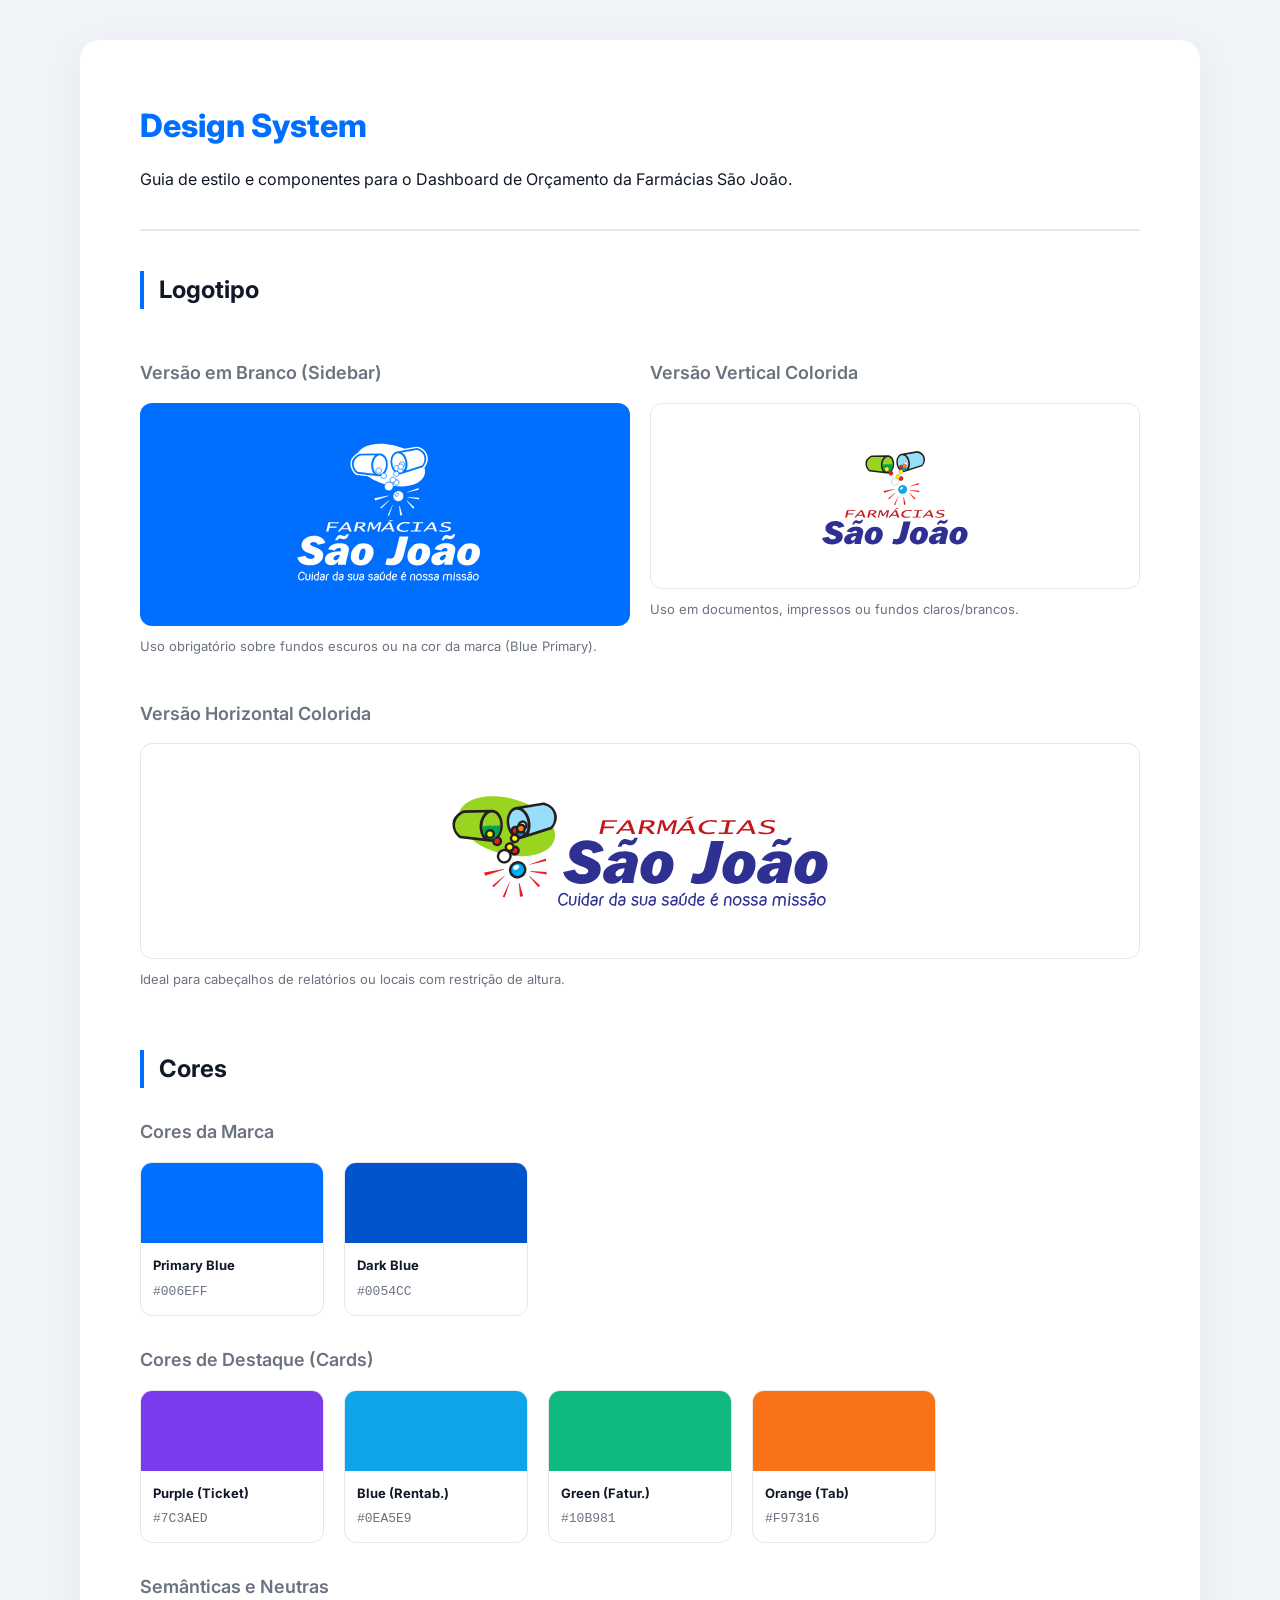
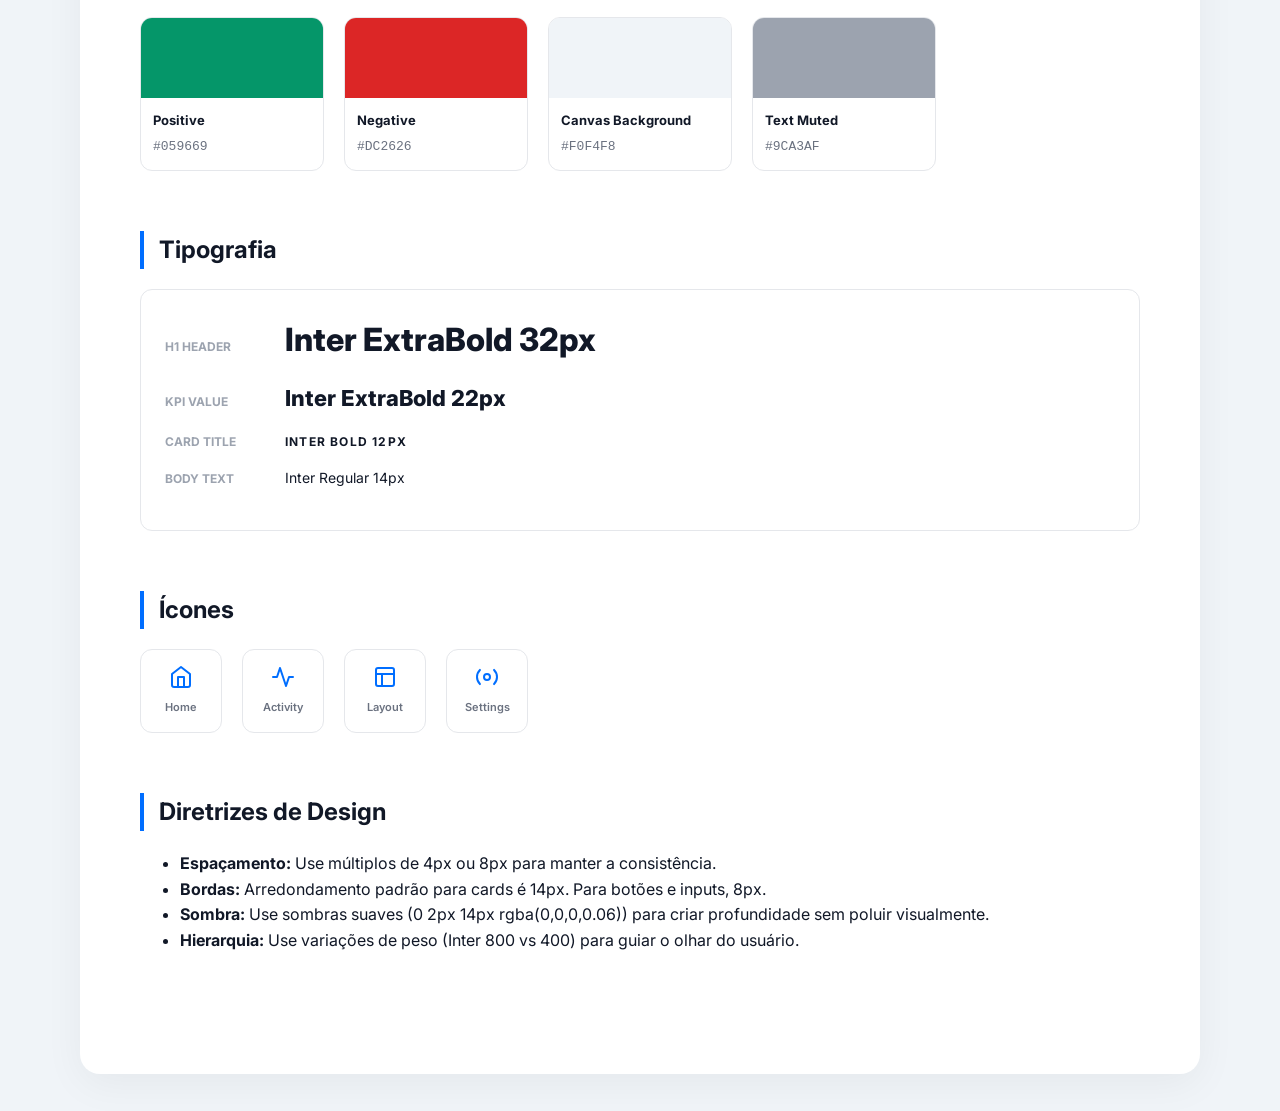
<file: dashboard/design_system.html>
<!DOCTYPE html>
<html lang="pt-BR">
<head>
  <meta charset="UTF-8" />
  <meta name="viewport" content="width=device-width, initial-scale=1.0" />
  <title>Design System — Farmácias São João</title>
  <link rel="preconnect" href="https://fonts.googleapis.com" />
  <link href="https://fonts.googleapis.com/css2?family=Inter:wght@300;400;500;600;700;800&display=swap" rel="stylesheet" />
  <style>
    :root {
      --blue: #006EFF;
      --blue-dark: #0054CC;
      --bg: #F0F4F8;
      --card-bg: #FFFFFF;
      --border: #E5E7EB;
      --text-1: #111827;
      --text-2: #6B7280;
      --text-3: #9CA3AF;
      --accent-purple: #7C3AED;
      --accent-blue: #0EA5E9;
      --accent-green: #10B981;
      --accent-orange: #F97316;
      --positive: #059669;
      --negative: #DC2626;
      font-family: 'Inter', sans-serif;
    }

    body {
      background-color: var(--bg);
      color: var(--text-1);
      margin: 0;
      padding: 40px;
      line-height: 1.6;
    }

    .container {
      max-width: 1000px;
      margin: 0 auto;
      background: white;
      padding: 60px;
      border-radius: 20px;
      box-shadow: 0 10px 40px rgba(0,0,0,0.05);
    }

    header {
      border-bottom: 2px solid var(--border);
      margin-bottom: 40px;
      padding-bottom: 20px;
    }

    h1 { font-size: 32px; font-weight: 800; margin: 0; color: var(--blue); }
    h2 { font-size: 24px; font-weight: 700; margin: 40px 0 20px; border-left: 4px solid var(--blue); padding-left: 15px; }
    h3 { font-size: 18px; font-weight: 600; margin: 30px 0 15px; color: var(--text-2); }

    .section { margin-bottom: 60px; }

    /* Colors */
    .color-grid {
      display: grid;
      grid-template-columns: repeat(auto-fill, minmax(180px, 1fr));
      gap: 20px;
    }
    .color-card {
      border: 1px solid var(--border);
      border-radius: 12px;
      overflow: hidden;
    }
    .color-swatch { height: 80px; }
    .color-info { padding: 12px; font-size: 13px; }
    .color-info b { display: block; margin-bottom: 4px; }
    .color-info span { font-family: monospace; color: var(--text-2); }

    /* Typography */
    .type-specimen { border: 1px solid var(--border); padding: 24px; border-radius: 12px; }
    .type-row { display: flex; align-items: baseline; gap: 20px; margin-bottom: 16px; }
    .type-label { min-width: 100px; font-size: 12px; font-weight: 700; color: var(--text-3); text-transform: uppercase; }

    /* Icons */
    .icon-grid {
      display: grid;
      grid-template-columns: repeat(auto-fill, minmax(80px, 1fr));
      gap: 20px;
    }
    .icon-box {
      display: flex;
      flex-direction: column;
      align-items: center;
      gap: 10px;
      padding: 15px;
      border: 1px solid var(--border);
      border-radius: 12px;
    }
    .icon-box svg { width: 24px; height: 24px; color: var(--blue); }
    .icon-name { font-size: 11px; font-weight: 600; color: var(--text-2); }

    /* Components */
    .component-preview {
      border: 1px solid var(--border);
      padding: 40px;
      border-radius: 12px;
      background: var(--bg);
      display: flex;
      flex-wrap: wrap;
      gap: 20px;
    }

    .btn-primary {
      background: var(--blue); color: white; border: none; padding: 12px 24px;
      border-radius: 8px; font-weight: 600; cursor: pointer;
    }
    .card-small {
      background: white; border: 1px solid var(--border); padding: 20px;
      border-radius: 14px; width: 200px; box-shadow: 0 2px 8px rgba(0,0,0,0.05);
    }

    /* Logo */
    .logo-container {
      background: var(--blue);
      padding: 40px;
      border-radius: 12px;
      display: flex;
      justify-content: center;
    }
    .logo-box {
        display: flex;
        flex-direction: column;
        align-items: center;
        gap: 8px;
    }
    .logo-star {
      width: 48px; height: 48px;
      background: rgba(255,255,255,0.2);
      border-radius: 12px;
      display: flex; align-items: center; justify-content: center;
    }
    .logo-star svg { width: 30px; height: 30px; fill: white; }
    .logo-txt-main { font-size: 16px; font-weight: 800; color: white; }
    .logo-txt-sub { font-size: 10px; font-weight: 400; color: rgba(255,255,255,0.7); text-transform: uppercase; }

  </style>
</head>
<body>

  <div class="container">
    <header>
      <h1>Design System</h1>
      <p>Guia de estilo e componentes para o Dashboard de Orçamento da Farmácias São João.</p>
    </header>

    <!-- LOGOTIPO -->
    <section class="section">
      <h2>Logotipo</h2>
      
      <div style="display: grid; grid-template-columns: 1fr 1fr; gap: 20px;">
        <div>
          <h3>Versão em Branco (Sidebar)</h3>
          <div class="logo-container" style="background: var(--blue); padding: 40px; border-radius: 12px; display: flex; justify-content: center;">
            <img src="Logotipo em branco.svg" style="max-width: 200px; height: auto;" alt="Logo Branco">
          </div>
          <p style="font-size: 13px; color: var(--text-2); margin-top: 10px;">Uso obrigatório sobre fundos escuros ou na cor da marca (Blue Primary).</p>
        </div>

        <div>
          <h3>Versão Vertical Colorida</h3>
          <div style="background: #fff; border: 1px solid var(--border); padding: 40px; border-radius: 12px; display: flex; justify-content: center;">
            <img src="Logotipo vertical Colorido.svg" style="max-width: 150px; height: auto;" alt="Logo Vertical Colorida">
          </div>
          <p style="font-size: 13px; color: var(--text-2); margin-top: 10px;">Uso em documentos, impressos ou fundos claros/brancos.</p>
        </div>
      </div>

      <div style="margin-top: 30px;">
        <h3>Versão Horizontal Colorida</h3>
        <div style="background: #fff; border: 1px solid var(--border); padding: 40px; border-radius: 12px; display: flex; justify-content: center;">
          <img src="Logotipo Horizontal Colorido.svg" style="max-width: 400px; height: auto;" alt="Logo Horizontal Colorida">
        </div>
        <p style="font-size: 13px; color: var(--text-2); margin-top: 10px;">Ideal para cabeçalhos de relatórios ou locais com restrição de altura.</p>
      </div>
    </section>

    <!-- CORES -->
    <section class="section">
      <h2>Cores</h2>
      
      <h3>Cores da Marca</h3>
      <div class="color-grid">
        <div class="color-card">
          <div class="color-swatch" style="background: var(--blue);"></div>
          <div class="color-info"><b>Primary Blue</b><span>#006EFF</span></div>
        </div>
        <div class="color-card">
          <div class="color-swatch" style="background: var(--blue-dark);"></div>
          <div class="color-info"><b>Dark Blue</b><span>#0054CC</span></div>
        </div>
      </div>

      <h3>Cores de Destaque (Cards)</h3>
      <div class="color-grid">
        <div class="color-card">
          <div class="color-swatch" style="background: var(--accent-purple);"></div>
          <div class="color-info"><b>Purple (Ticket)</b><span>#7C3AED</span></div>
        </div>
        <div class="color-card">
          <div class="color-swatch" style="background: var(--accent-blue);"></div>
          <div class="color-info"><b>Blue (Rentab.)</b><span>#0EA5E9</span></div>
        </div>
        <div class="color-card">
          <div class="color-swatch" style="background: var(--accent-green);"></div>
          <div class="color-info"><b>Green (Fatur.)</b><span>#10B981</span></div>
        </div>
        <div class="color-card">
          <div class="color-swatch" style="background: var(--accent-orange);"></div>
          <div class="color-info"><b>Orange (Tab)</b><span>#F97316</span></div>
        </div>
      </div>

      <h3>Semânticas e Neutras</h3>
      <div class="color-grid">
        <div class="color-card">
          <div class="color-swatch" style="background: var(--positive);"></div>
          <div class="color-info"><b>Positive</b><span>#059669</span></div>
        </div>
        <div class="color-card">
          <div class="color-swatch" style="background: var(--negative);"></div>
          <div class="color-info"><b>Negative</b><span>#DC2626</span></div>
        </div>
        <div class="color-card">
          <div class="color-swatch" style="background: var(--bg);"></div>
          <div class="color-info"><b>Canvas Background</b><span>#F0F4F8</span></div>
        </div>
        <div class="color-card">
          <div class="color-swatch" style="background: var(--text-3);"></div>
          <div class="color-info"><b>Text Muted</b><span>#9CA3AF</span></div>
        </div>
      </div>
    </section>

    <!-- TIPOGRAFIA -->
    <section class="section">
      <h2>Tipografia</h2>
      <div class="type-specimen">
        <div class="type-row">
          <span class="type-label">H1 Header</span>
          <span style="font-size: 32px; font-weight: 800;">Inter ExtraBold 32px</span>
        </div>
        <div class="type-row">
          <span class="type-label">KPI Value</span>
          <span style="font-size: 22px; font-weight: 800;">Inter ExtraBold 22px</span>
        </div>
        <div class="type-row">
          <span class="type-label">Card Title</span>
          <span style="font-size: 12px; font-weight: 700; text-transform: uppercase; letter-spacing: 0.1em;">Inter Bold 12px</span>
        </div>
        <div class="type-row">
          <span class="type-label">Body Text</span>
          <span style="font-size: 14px; font-weight: 400;">Inter Regular 14px</span>
        </div>
      </div>
    </section>

    <!-- ÍCONES -->
    <section class="section">
      <h2>Ícones</h2>
      <div class="icon-grid">
        <div class="icon-box">
          <svg viewBox="0 0 24 24" fill="none" stroke="currentColor" stroke-width="2" stroke-linecap="round" stroke-linejoin="round"><path d="M3 9l9-7 9 7v11a2 2 0 0 1-2 2H5a2 2 0 0 1-2-2z"/><polyline points="9 22 9 12 15 12 15 22"/></svg>
          <span class="icon-name">Home</span>
        </div>
        <div class="icon-box">
          <svg viewBox="0 0 24 24" fill="none" stroke="currentColor" stroke-width="2" stroke-linecap="round" stroke-linejoin="round"><polyline points="22 12 18 12 15 21 9 3 6 12 2 12"/></svg>
          <span class="icon-name">Activity</span>
        </div>
        <div class="icon-box">
          <svg viewBox="0 0 24 24" fill="none" stroke="currentColor" stroke-width="2" stroke-linecap="round" stroke-linejoin="round"><rect x="3" y="3" width="18" height="18" rx="2"/><line x1="3" y1="9" x2="21" y2="9"/><line x1="9" y1="21" x2="9" y2="9"/></svg>
          <span class="icon-name">Layout</span>
        </div>
        <div class="icon-box">
          <svg viewBox="0 0 24 24" fill="none" stroke="currentColor" stroke-width="2" stroke-linecap="round" stroke-linejoin="round"><circle cx="12" cy="12" r="3"/><path d="M19.07 4.93a10 10 0 0 1 0 14.14M4.93 4.93a10 10 0 0 0 0 14.14"/></svg>
          <span class="icon-name">Settings</span>
        </div>
      </div>
    </section>

    <!-- DIRETRIZES -->
    <section class="section">
      <h2>Diretrizes de Design</h2>
      <ul>
        <li><b>Espaçamento:</b> Use múltiplos de 4px ou 8px para manter a consistência.</li>
        <li><b>Bordas:</b> Arredondamento padrão para cards é 14px. Para botões e inputs, 8px.</li>
        <li><b>Sombra:</b> Use sombras suaves (0 2px 14px rgba(0,0,0,0.06)) para criar profundidade sem poluir visualmente.</li>
        <li><b>Hierarquia:</b> Use variações de peso (Inter 800 vs 400) para guiar o olhar do usuário.</li>
      </ul>
    </section>

  </div>

</body>
</html>
</file>
